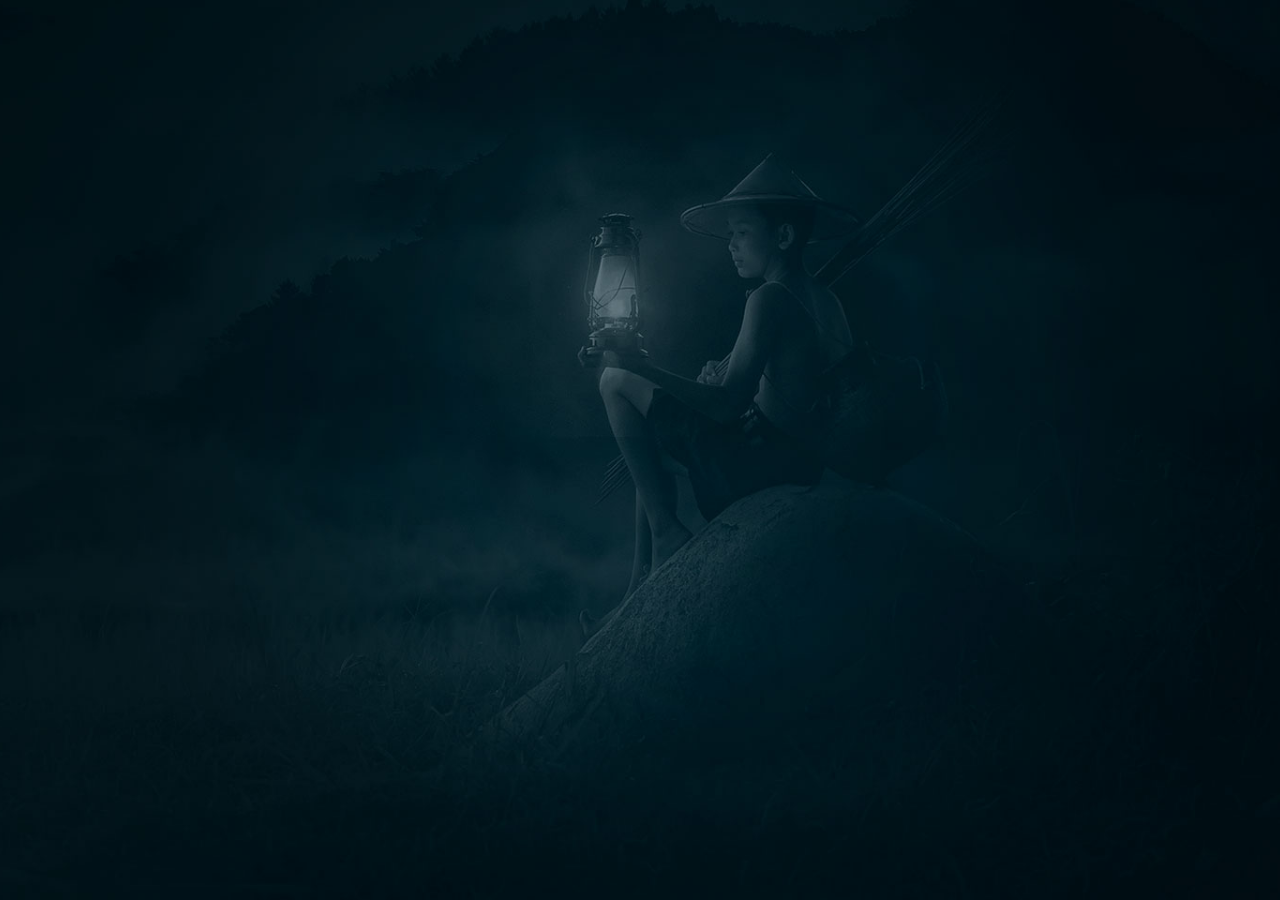
<file: index.html>
<!DOCTYPE html>
<html lang="ru">
<head>
  <meta charset="utf-8">
  <title>Добро пожаловать!</title>
  <meta nane="viewport" content="width=device-width, initial-scale=1, shrink-to-fit=no">
  <link href="https://fonts.googleapis.com/css2?family=Open+Sans:wght@300;400;600;700&display=swap" rel="stylesheet">
  <link rel="stylesheet" href="./css/normalize.css">
  <link rel="stylesheet" href="./css/main.css">
</head>
<body>
  <div class="wrapper homepage-wrapper">
    <main class="maincontent">
      <section class="hello">
        <div class="container hello__container">
          <div class="hello__content">
            <div class="hello__header">
              <img src="./img/hellologo.png" alt="logo airasia" class="hello__logo">
              <div class="hello__text">Открой для себя Азию</div>
            </div>
            <a href="./homepage.html" class="button hello__button">Войти</a>
          </div>
        </div>
      </section>
    </main>
  </div>
</body>
</html>
</file>
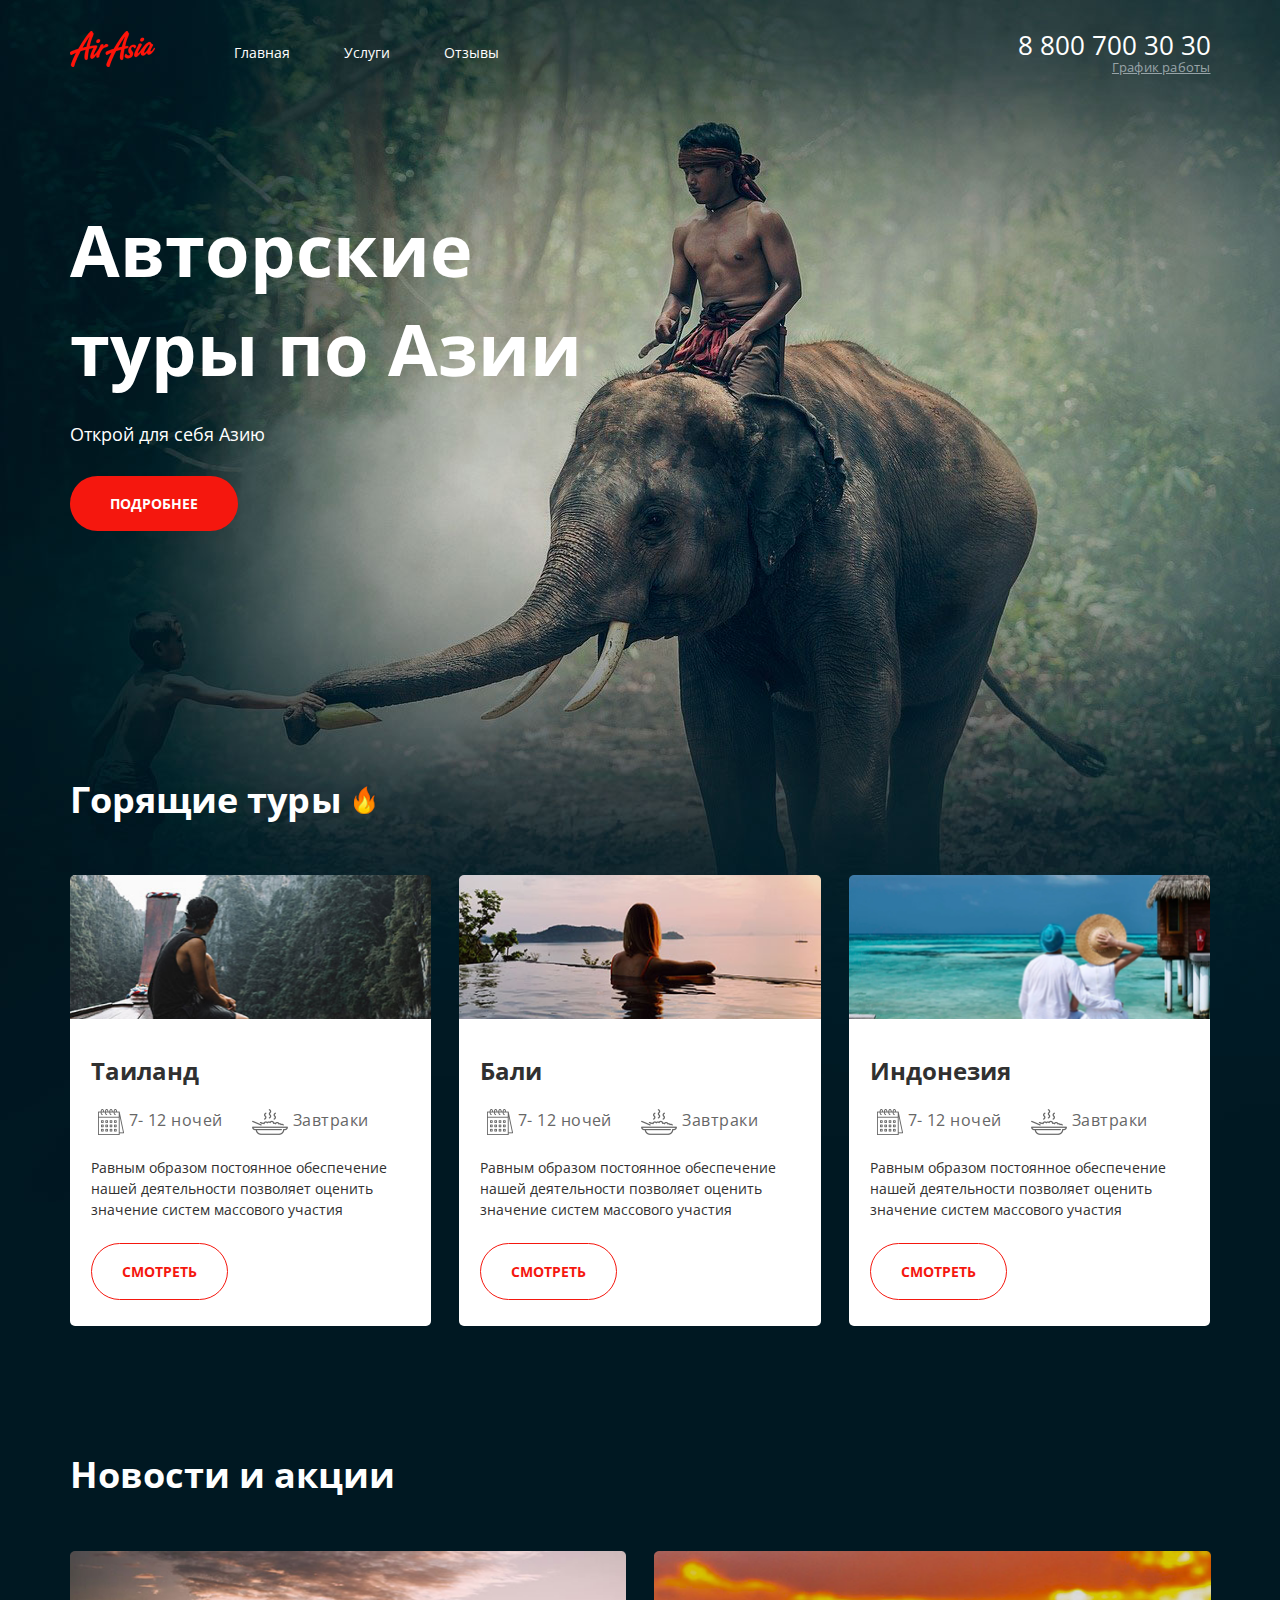
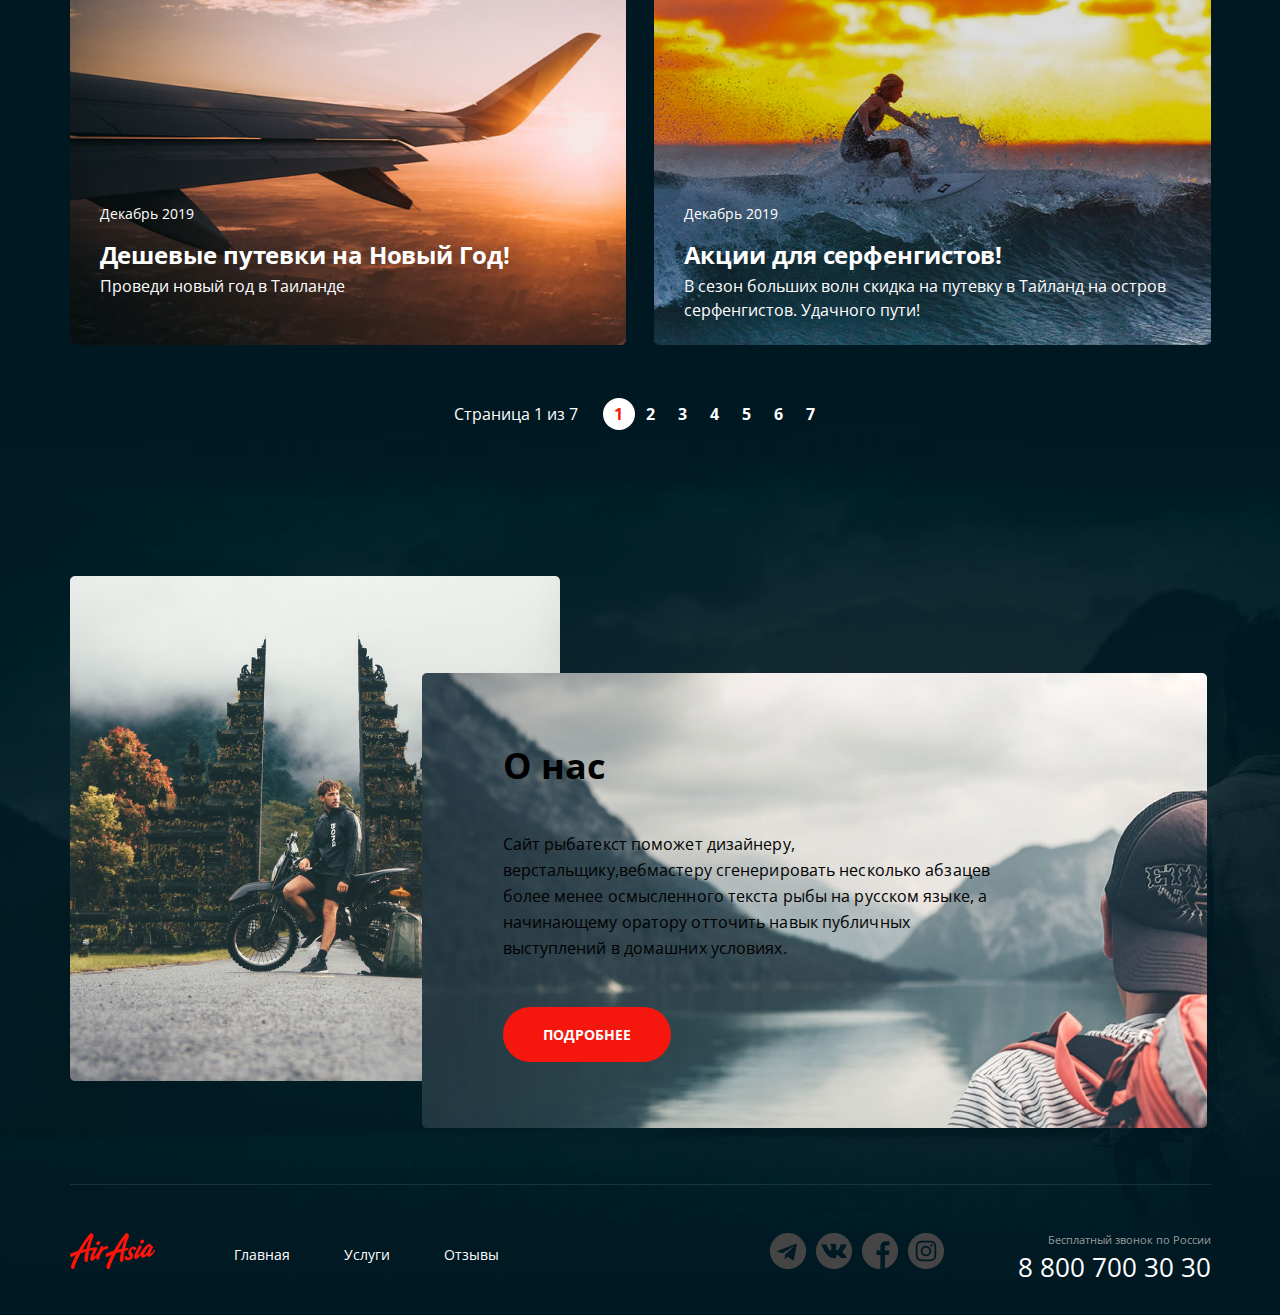
<file: homepage.html>
<!DOCTYPE html>
<html lang="ru">
  <head>
    <meta charset="utf-8">
    <title>Главная</title>
    <meta nane="viewport" content="width=device-width, initial-scale=1, shrink-to-fit=no">
    <link href="https://fonts.googleapis.com/css2?family=Open+Sans:wght@300;400;600;700&display=swap" rel="stylesheet">
    <link rel="stylesheet" href="./css/normalize.css">
    <link rel="stylesheet" href="./css/main.css">
  </head>
  <body>
    <div class="wrapper home-wrapper">
      <div class="wrapper__content">
        <header class="header">
          <div class="container header__container">
            <a href="./homepage.html" class="logo"><img src="./img/airasialogo.png" alt="logo air asia" class="logo__img"></a>
            <nav class="menu">
              <ul class="menu__list menu__list--more">
                <li class="menu__item"><a href="./homepage.html" class="menu__link">Главная</a></li>
                <li class="menu__item"><a href="./services.html" class="menu__link">Услуги</a></li>
                <li class="menu__item"><a href="./reviews.html" class="menu__link">Отзывы</a></li>
              </ul>
            </nav>
            <address class="contacts">
              <a href="tel:+78007003030" class="contacts__phone">8 800 700 30 30</a>
              <div class="dropdown">
                <a href="#" class="contacts__workhours">График работы</a>
                <div class="dropdown__menu">
                  <ul class="dropdown__list">
                    <li class="dropdown__item">пн-вс: 09:00 - 20:00</li>
                    <li class="dropdown__item">Обед: 14:00-14:30</li>
                  </ul>
                </div>
              </div>
            </address>
          </div>
        </header>
        <main class="maincontent">
          <section class="advert">
            <div class="container advert__container">
              <div class="advert__content">
                <h1 class="advert__title">Авторские туры по Азии</h1>
                <p class="advert__text">Открой для себя Азию</p>
                <a href="#" class="button">Подробнее</a>
              </div>
            </div>
          </section>
          <section class="offers">
            <div class="container offers__container">
              <h2 class="title title--fire">Горящие туры</h2>
                <ul class="offers__list">
                  <li class="offers__item">
                    <img src="./img/headerThai.png" alt="picture tour" class="offers__img">
                    <div class="offers__content">
                      <h3 class="offers__title">Таиланд</h3>
                      <ul class="offers__features">
                        <li class="offers__feature">
                          <img src="./img/calendar.png" alt="calendar" class="offers__icon-calendar">
                          <div class="offers__feature-text">7- 12 ночей</div>
                        </li>
                        <li class="offers__feature">
                          <img src="./img/meal.png" alt="breakfast" class="offers__icon-meal">
                          <div class="offers__feature-text">Завтраки</div>
                        </li>
                      </ul>
                      <p class="offers__text">Равным образом постоянное обеспечение нашей деятельности позволяет оценить значение систем массового участия</p>
                      <a href="#" class="button button--light">Cмотреть</a>
                    </div>
                  </li>
                  <li class="offers__item">
                    <img src="./img/headerBali.png" alt="picture tour" class="offers__img">
                    <div class="offers__content">
                      <h3 class="offers__title">Бали</h3>
                      <ul class="offers__features">
                        <li class="offers__feature">
                          <img src="./img/calendar.png" alt="calendar" class="offers__icon-calendar">
                          <div class="offers__feature-text">7- 12 ночей</div>
                        </li>
                        <li class="offers__feature">
                          <img src="./img/meal.png" alt="breakfast" class="offers__icon-meal">
                          <div class="offers__feature-text">Завтраки</div>
                        </li>
                      </ul>
                      <p class="offers__text">Равным образом постоянное обеспечение нашей деятельности позволяет оценить значение систем массового участия</p>
                      <a href="#" class="button button--light">Cмотреть</a>
                    </div>
                  </li>
                  <li class="offers__item">
                    <img src="./img/headerInd.png" alt="picture tour" class="offers__img">
                    <div class="offers__content">
                      <h3 class="offers__title">Индонезия</h3>
                      <ul class="offers__features">
                        <li class="offers__feature">
                          <img src="./img/calendar.png" alt="calendar" class="offers__icon-calendar">
                          <div class="offers__feature-text">7- 12 ночей</div>
                        </li>
                        <li class="offers__feature">
                          <img src="./img/meal.png" alt="breakfast" class="offers__icon-meal">
                          <div class="offers__feature-text">Завтраки</div>
                        </li>
                      </ul>
                      <p class="offers__text">Равным образом постоянное обеспечение нашей деятельности позволяет оценить значение систем массового участия</p>
                      <a href="#" class="button button--light">Cмотреть</a>
                    </div>
                  </li>
                </ul>
            </div>
          </section>
          <section class="news">
            <div class="container news__container">
              <h2 class="title">Новости и акции</h2>
              <ul class="news__list">
                <li class="news__item">
                  <date class="news__date">Декабрь 2019</date>
                  <div class="news__title">Дешевые путевки на Новый Год!</div>
                  <div class="news__text">Проведи новый год в Таиланде</div>
                </li>
                <li class="news__item">
                  <div class="news__date">Декабрь 2019</div>
                  <div class="news__title">Акции для серфенгистов!</div>
                  <div class="news__text">В сезон больших волн скидка на путевку в Тайланд на остров серфенгистов. Удачного пути!</div>
                </li>
              </ul>
              <div class="pagination news__pagination">
                <div class="pagination__page">Страница 1 из 7</div>
                <ul class="pagination__list">
                  <li class="pagination__item pagination__item--active"><a href="#" class="pagination__link">1</a></li>
                  <li class="pagination__item"><a href="#" class="pagination__link">2</a></li>
                  <li class="pagination__item"><a href="#" class="pagination__link">3</a></li>
                  <li class="pagination__item"><a href="#" class="pagination__link">4</a></li>
                  <li class="pagination__item"><a href="#" class="pagination__link">5</a></li>
                  <li class="pagination__item"><a href="#" class="pagination__link">6</a></li>
                  <li class="pagination__item"><a href="#" class="pagination__link">7</a></li>
                </ul>
              </div>
            </div>
          </section>
          <section class="about">
            <div class="container about__container">
              <img src="./img/abcomp.png" alt="beautiful picture" class="about__img">
              <div class="about__basic">
                <h2 class="title title--dark">О нас</h2>
                <p>Сайт рыбатекст поможет дизайнеру, верстальщику,вебмастеру сгенерировать несколько абзацев более менее осмысленного текста рыбы на русском языке, а начинающему оратору отточить навык публичных выступлений в домашних условиях. </p>
                <a href="#" class="button">Подробнее</a>
            </div>
          </section>
        </main>
      </div>
      <footer class="footer">
        <div class="container footer__container">
          <a href="./homepage.html" class="logo"><img src="./img/airasialogo.png" alt="logo air asia" class="logo__img"></a>
          <nav class="menu">
            <ul class="menu__list menu__list--more">
              <li class="menu__item"><a href="./homepage.html" class="menu__link">Главная</a></li>
              <li class="menu__item"><a href="./services.html" class="menu__link">Услуги</a></li>
              <li class="menu__item"><a href="./reviews.html" class="menu__link">Отзывы</a></li>
            </ul>
          </nav>
          <ul class="socials">
            <li class="socials__item socials__item--telegram"><a href="#" class="socials__link"></a></li>
            <li class="socials__item socials__item--vk"><a href="#" class="socials__link"></a></li>
            <li class="socials__item socials__item--fb"><a href="#" class="socials__link"></a></li>
            <li class="socials__item socials__item--inst"><a href="#" class="socials__link"></a></li>
          </ul>
          <address class="contacts">
            <div class="contacts__text">Бесплатный звонок по России</div>
            <a href="tel:+78007003030" class="contacts__phone">8 800 700 30 30</a>
          </address>
        </div>
      </footer>
    </div>
  </body>
</html>
</file>
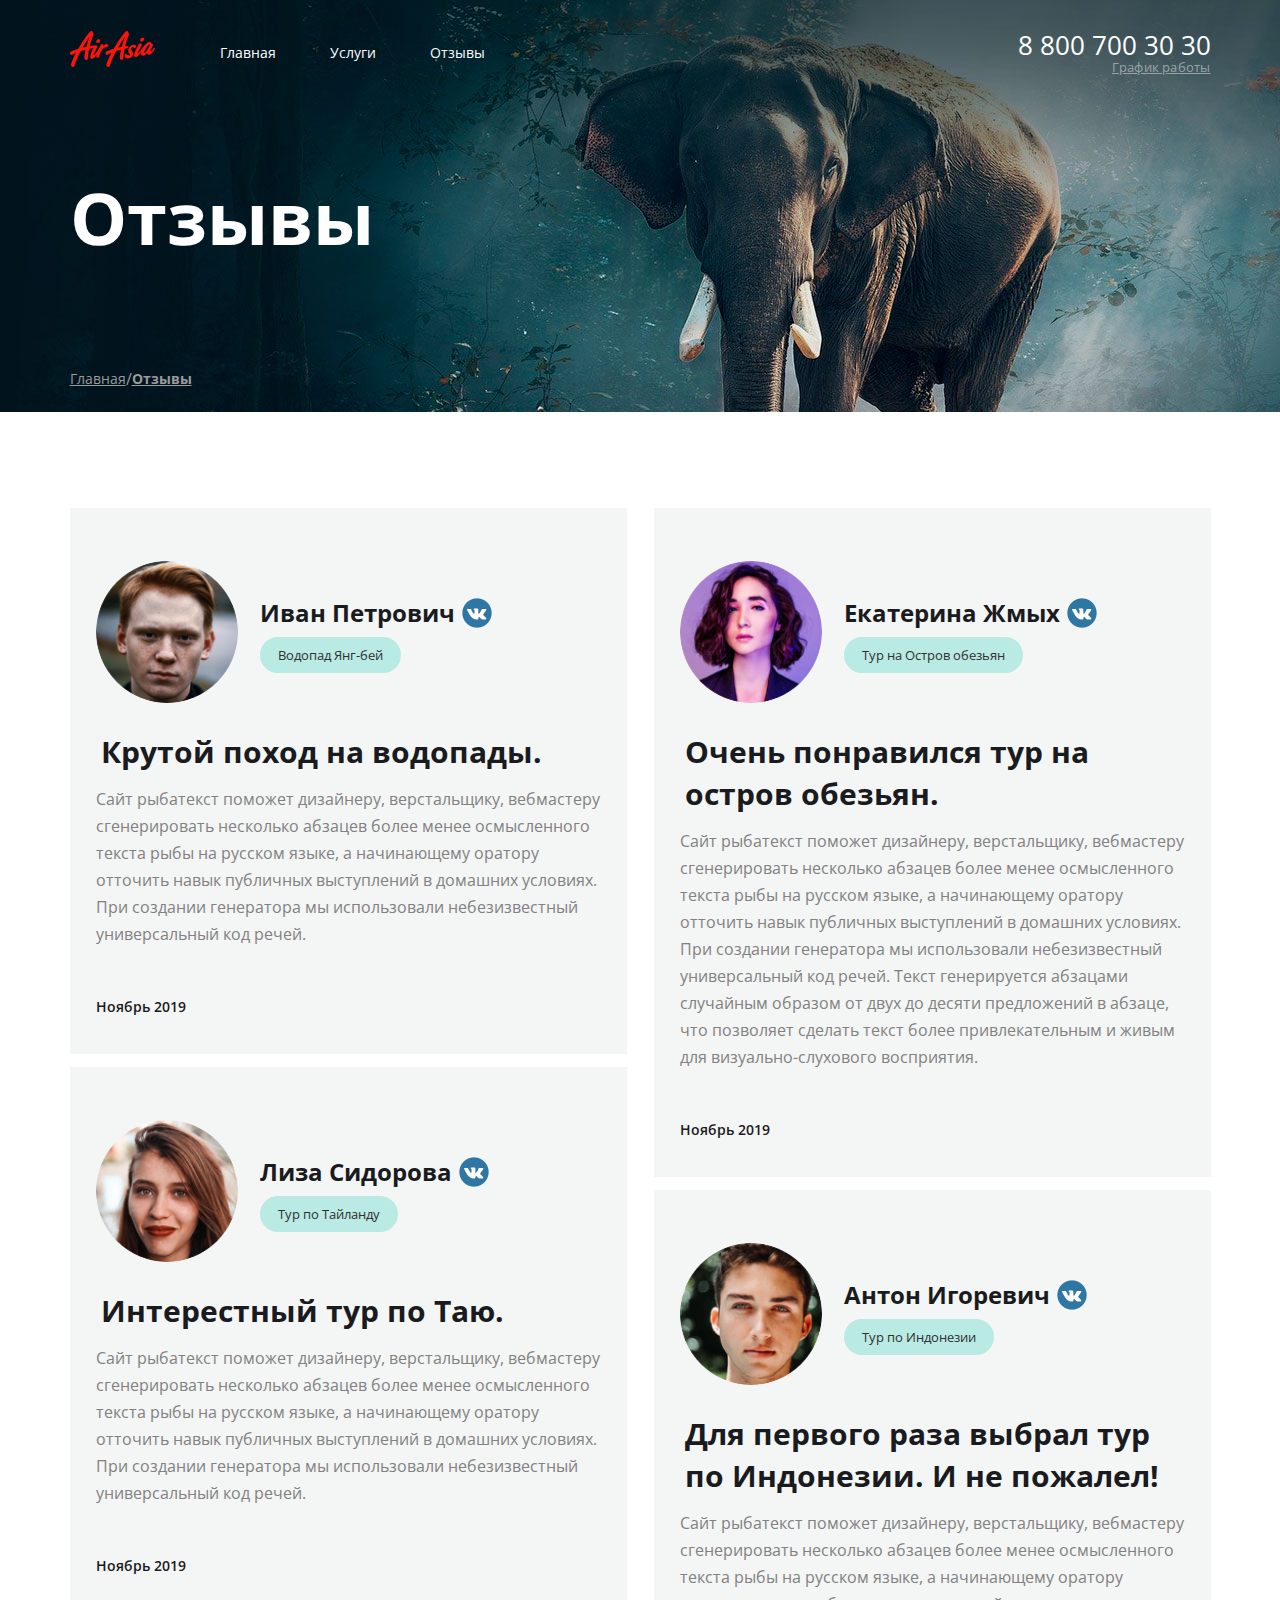
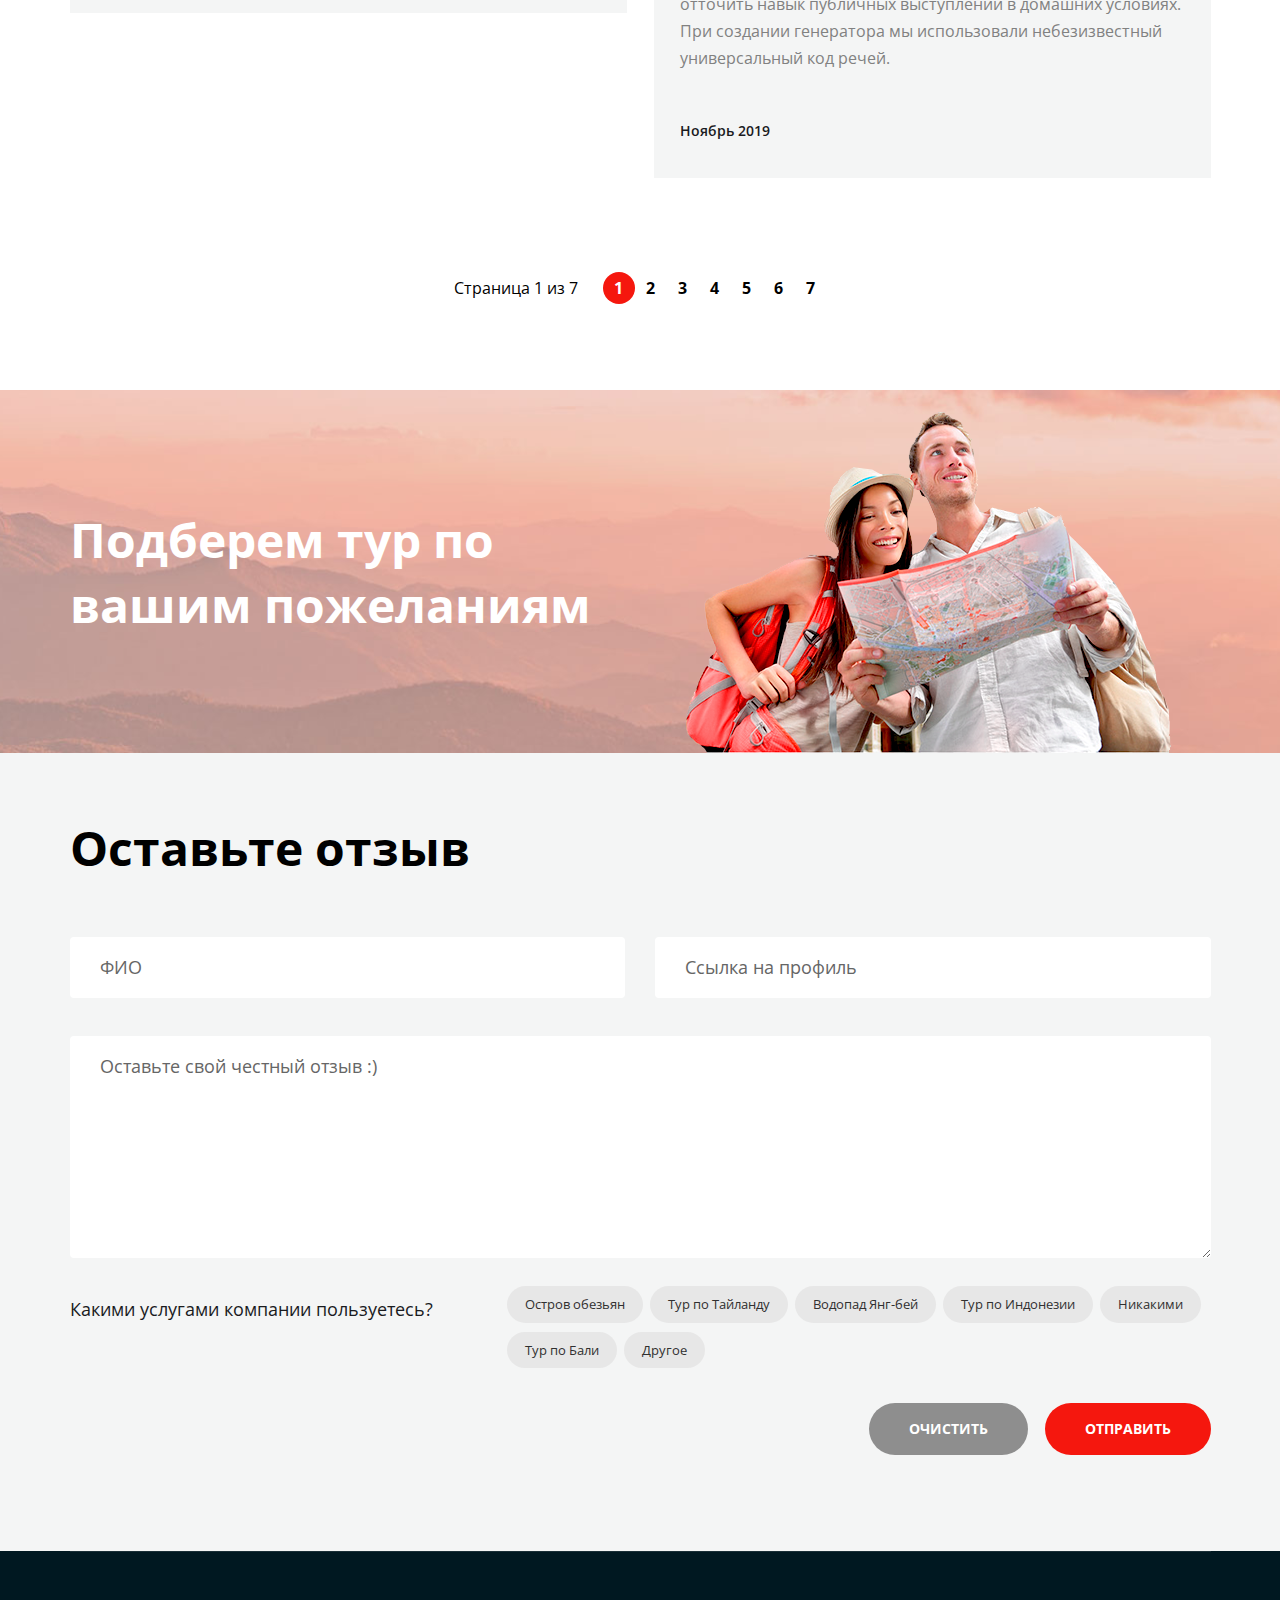
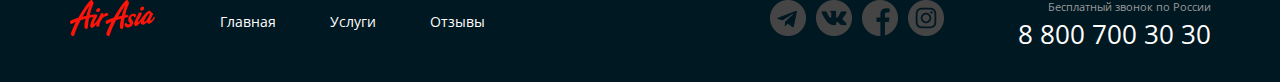
<file: reviews.html>
<!DOCTYPE html>
<html lang="ru">
<head>
  <meta charset="utf-8">
  <title>Отзывы</title>
  <meta nane="viewport" content="width=device-width, initial-scale=1, shrink-to-fit=no">
  <link href="https://fonts.googleapis.com/css2?family=Open+Sans:wght@300;400;600;700&display=swap" rel="stylesheet">
  <link rel="stylesheet" href="./css/normalize.css">
  <link rel="stylesheet" href="./css/main.css">
</head>
<body>
  <div class="wrapper">
    <div class="wrapper__content">
      <section class="top-line">
        <header class="header">
          <div class="container header__container">
            <a href="./homepage.html" class="logo"><img src="./img/airasialogo.png" alt="logo air asia" class="logo__img"></a>
            <nav class="menu">
              <ul class="menu__list menu__list--less">
                <li class="menu__item"><a href="./homepage.html" class="menu__link">Главная</a></li>
                <li class="menu__item"><a href="./services.html" class="menu__link">Услуги</a></li>
                <li class="menu__item"><a href="./reviews.html" class="menu__link">Отзывы</a></li>
              </ul>
            </nav>
            <address class="contacts">
              <a href="tel:+78007003030" class="contacts__phone">8 800 700 30 30</a>
              <div class="dropdown">
                <a href="#" class="contacts__workhours">График работы</a>
                <div class="dropdown__menu">
                  <ul class="dropdown__list">
                    <li class="dropdown__item">пн-вс: 09:00 - 20:00</li>
                    <li class="dropdown__item">Обед: 14:00-14:30</li>
                  </ul>
                </div>
              </div>
            </address>
        </header>
        <div class="container top-line__container">
          <h1 class="top-line__title">Отзывы</h1>
          <nav class="breadcumbs top-line__breadcrumbs">
            <ul class="breadcumbs__list">
              <li class="breadcumbs__item "><a href="./index.html" class="breadcumbs__link">Главная</a></li>
              <li class="breadcumbs__item breadcumbs__item--active"><a href="./reviews.html" class="breadcumbs__link">Отзывы</a></li>
            </ul>
          </nav>
        </div>
      </section>
      <main class="maincontent">
        <section class="reviews">
          <div class="container reviews__container">
            <ul class="reviews__list">
              <li class="reviews__item review">
                <div class="review__header">
                  <img src="./img/ivpetr.png" alt="avatar" class="avatar"></a>
                  <div class="user">
                    <div class="user__name"><a href="#" class="review__link">Иван Петрович</a></div>
                    <div class="tag tag--active">Водопад Янг-бей</div>
                  </div>
                </div>
                <div class="review__content">
                  <div class="review__title">Крутой поход на водопады.</div>
                  <div class="review__text"><p>Сайт рыбатекст поможет дизайнеру, верстальщику, вебмастеру сгенерировать несколько абзацев более менее осмысленного текста рыбы на русском языке, а начинающему оратору отточить навык публичных выступлений в домашних условиях. При создании генератора мы использовали небезизвестный универсальный код речей.</p></div>
                </div>
                <div class="review__date">Ноябрь 2019</div>
              </li>
              <li class="reviews__item review">
                <div class="review__header">
                  <img src="./img/lizsid.png" alt="avatar" class="avatar"></a>
                  <div class="user">
                    <div class="user__name"><a href="#" class="review__link">Лиза Сидорова</a></div>
                    <div class="tag tag--active">Тур по Тайланду</div>
                  </div>
                </div>
                <div class="review__content">
                  <div class="review__title">Интерестный тур по Таю.</div>
                  <div class="review__text"><p>Сайт рыбатекст поможет дизайнеру, верстальщику, вебмастеру сгенерировать несколько абзацев более менее осмысленного текста рыбы на русском языке, а начинающему оратору отточить навык публичных выступлений в домашних условиях. При создании генератора мы использовали небезизвестный универсальный код речей.</p></div>
                </div>
                <div class="review__date">Ноябрь 2019</div>
              </li>
              <li class="reviews__item review">
                <div class="review__header">
                  <img src="./img/ekjm.png" alt="avatar" class="avatar"></a>
                  <div class="user">
                    <div class="user__name"><a href="#" class="review__link">Екатерина Жмых</a></div>
                    <div class="tag tag--active">Тур на Остров обезьян</div>
                  </div>
                </div>
                <div class="review__content">
                  <div class="review__title">Очень понравился тур на остров обезьян.</div>
                  <div class="review__text"><p>Сайт рыбатекст поможет дизайнеру, верстальщику, вебмастеру сгенерировать несколько абзацев более менее осмысленного текста рыбы на русском языке, а начинающему оратору отточить навык публичных выступлений в домашних условиях. При создании генератора мы использовали небезизвестный универсальный код речей. Текст генерируется абзацами случайным образом от двух до десяти предложений в абзаце, что позволяет сделать текст более привлекательным и живым для визуально-слухового восприятия.</p></div>
                </div>
                <div class="review__date">Ноябрь 2019</div>
              </li>
              <li class="reviews__item review">
                <div class="review__header">
                  <img src="./img/antigor.png" alt="avatar" class="avatar"></a>
                  <div class="user">
                    <div class="user__name"><a href="#" class="review__link">Антон Игоревич</a></div>
                    <div class="tag tag--active">Тур по Индонезии</div>
                  </div>
                </div>
                <div class="review__content">
                  <div class="review__title">Для первого раза выбрал тур по Индонезии. И не пожалел!</div>
                  <div class="review__text"><p>Сайт рыбатекст поможет дизайнеру, верстальщику, вебмастеру сгенерировать несколько абзацев более менее осмысленного текста рыбы на русском языке, а начинающему оратору отточить навык публичных выступлений в домашних условиях. При создании генератора мы использовали небезизвестный универсальный код речей.</p></div>
                </div>
                <div class="review__date">Ноябрь 2019</div>
              </li>
            </ul>
            <div class="pagination sights__pagination">
              <div class="pagination__page">Страница 1 из 7</div>
              <ul class="pagination__list">
                <li class="pagination__item pagination__item--active pagination__item--active--red"><a href="#" class="pagination__link pagination__link--bg-red">1</a></li>
                <li class="pagination__item"><a href="#" class="pagination__link pagination__link--bg-red">2</a></li>
                <li class="pagination__item"><a href="#" class="pagination__link pagination__link--bg-red">3</a></li>
                <li class="pagination__item"><a href="#" class="pagination__link pagination__link--bg-red">4</a></li>
                <li class="pagination__item"><a href="#" class="pagination__link pagination__link--bg-red">5</a></li>
                <li class="pagination__item"><a href="#" class="pagination__link pagination__link--bg-red">6</a></li>
                <li class="pagination__item"><a href="#" class="pagination__link pagination__link--bg-red">7</a></li>
              </ul>
            </div>
          </div>
        </section>
        <section class="separate">
          <div class="container separate__container">
            <div class="separate__content">
              <div class="separate__title">Подберем тур по вашим пожеланиям</div>
              <img src="./img/sepchild.png" alt="img people" class="separate__photo">
            </div>
          </div>
        </section>
        <section class="formsection">
          <div class="container formsection__container">
            <h2 class="title title--dark title--fz48">Оставьте отзыв</h2>
            <form action="https://shultais.education/form" method="post" class="form" target="_blank">
              <div class="form__row">
                <input name="name" type="text" placeholder="ФИО" class="form__input">
                <input name="link" type="text" placeholder="Ссылка на профиль" class="form__input">
              </div>
              <div class="form__row">
                <textarea placeholder="Оставьте свой честный отзыв :)" name="text" id="" cols="30" rows="10" class="form__input form__input--textarea"></textarea>
              </div>
              <div class="form__tags">
                <div class="form__title-tags">Какими услугами компании пользуетесь?</div>
                <ul class="tags">
                  <li class="tags__item">
                    <label class="tags__elem">
                      <input type="checkbox" class="tags__checkbox" name="
                      monkey">
                      <div class="tag tags__tag">Остров обезьян</div>
                    </label>
                  </li>
                  <li class="tags__item">
                    <label class="tags__elem">
                      <input type="checkbox" class="tags__checkbox" name="thai">
                      <div class="tag tags__tag">Тур по Тайланду</div>
                    </label>
                  </li>
                  <li class="tags__item">
                    <label class="tags__elem">
                      <input type="checkbox" class="tags__checkbox" name="waterfall">
                      <div class="tag tags__tag">Водопад Янг-бей</div>
                    </label>
                  </li>
                  <li class="tags__item">
                    <label class="tags__elem">
                      <input type="checkbox" class="tags__checkbox" name="indon">
                      <div class="tag tags__tag">Тур по Индонезии</div>
                    </label>
                  </li>
                  <li class="tags__item">
                    <label class="tags__elem">
                      <input type="checkbox" class="tags__checkbox" name="none">
                      <div class="tag tags__tag">Никакими</div>
                    </label>
                  </li>
                  <li class="tags__item">
                    <label class="tags__elem">
                      <input type="checkbox" class="tags__checkbox" name="Bali">
                      <div class="tag tags__tag">Тур по Бали</div>
                    </label>
                  </li>
                  <li class="tags__item">
                    <label class="tags__elem">
                      <input type="checkbox" class="tags__checkbox" name="other">
                      <div class="tag tags__tag">Другое</div>
                    </label>
                  </li>
                </ul>
              </div>
              <ul class="form__buttons">
                <li class="form__button">
                  <button type="reset" class="button button--reset">Очистить</button>
                </li>
                <li class="form__button">
                  <button type="submit" class="button button--send" value="send">Отправить</button>
                </li>
              </ul>
            </form>
          </div>
        </section>
      </main>
    </div>
    <footer class="footer footer--bg">
        <div class="container footer__container">
          <a href="./homepage.html" class="logo logo--big"><img src="./img/airasialogo.png" alt="logo air asia" class="logo__img"></a>
          <nav class="menu">
            <ul class="menu__list menu__list--less">
              <li class="menu__item"><a href="./homepage.html" class="menu__link">Главная</a></li>
              <li class="menu__item"><a href="./services.html" class="menu__link">Услуги</a></li>
              <li class="menu__item"><a href="./reviews.html" class="menu__link">Отзывы</a></li>
            </ul>
          </nav>
          <ul class="socials">
            <li class="socials__item socials__item--telegram"><a href="#" class="socials__link"></a></li>
            <li class="socials__item socials__item--vk"><a href="#" class="socials__link"></a></li>
            <li class="socials__item socials__item--fb"><a href="#" class="socials__link"></a></li>
            <li class="socials__item socials__item--inst"><a href="#" class="socials__link"></a></li>
          </ul>
          <address class="contacts">
            <div class="contacts__text">Бесплатный звонок по России</div>
            <a href="tel:+78007003030" class="contacts__phone">8 800 700 30 30</a>
          </address>
        </div>
    </footer>
  </div>
</body>
</html>
</file>
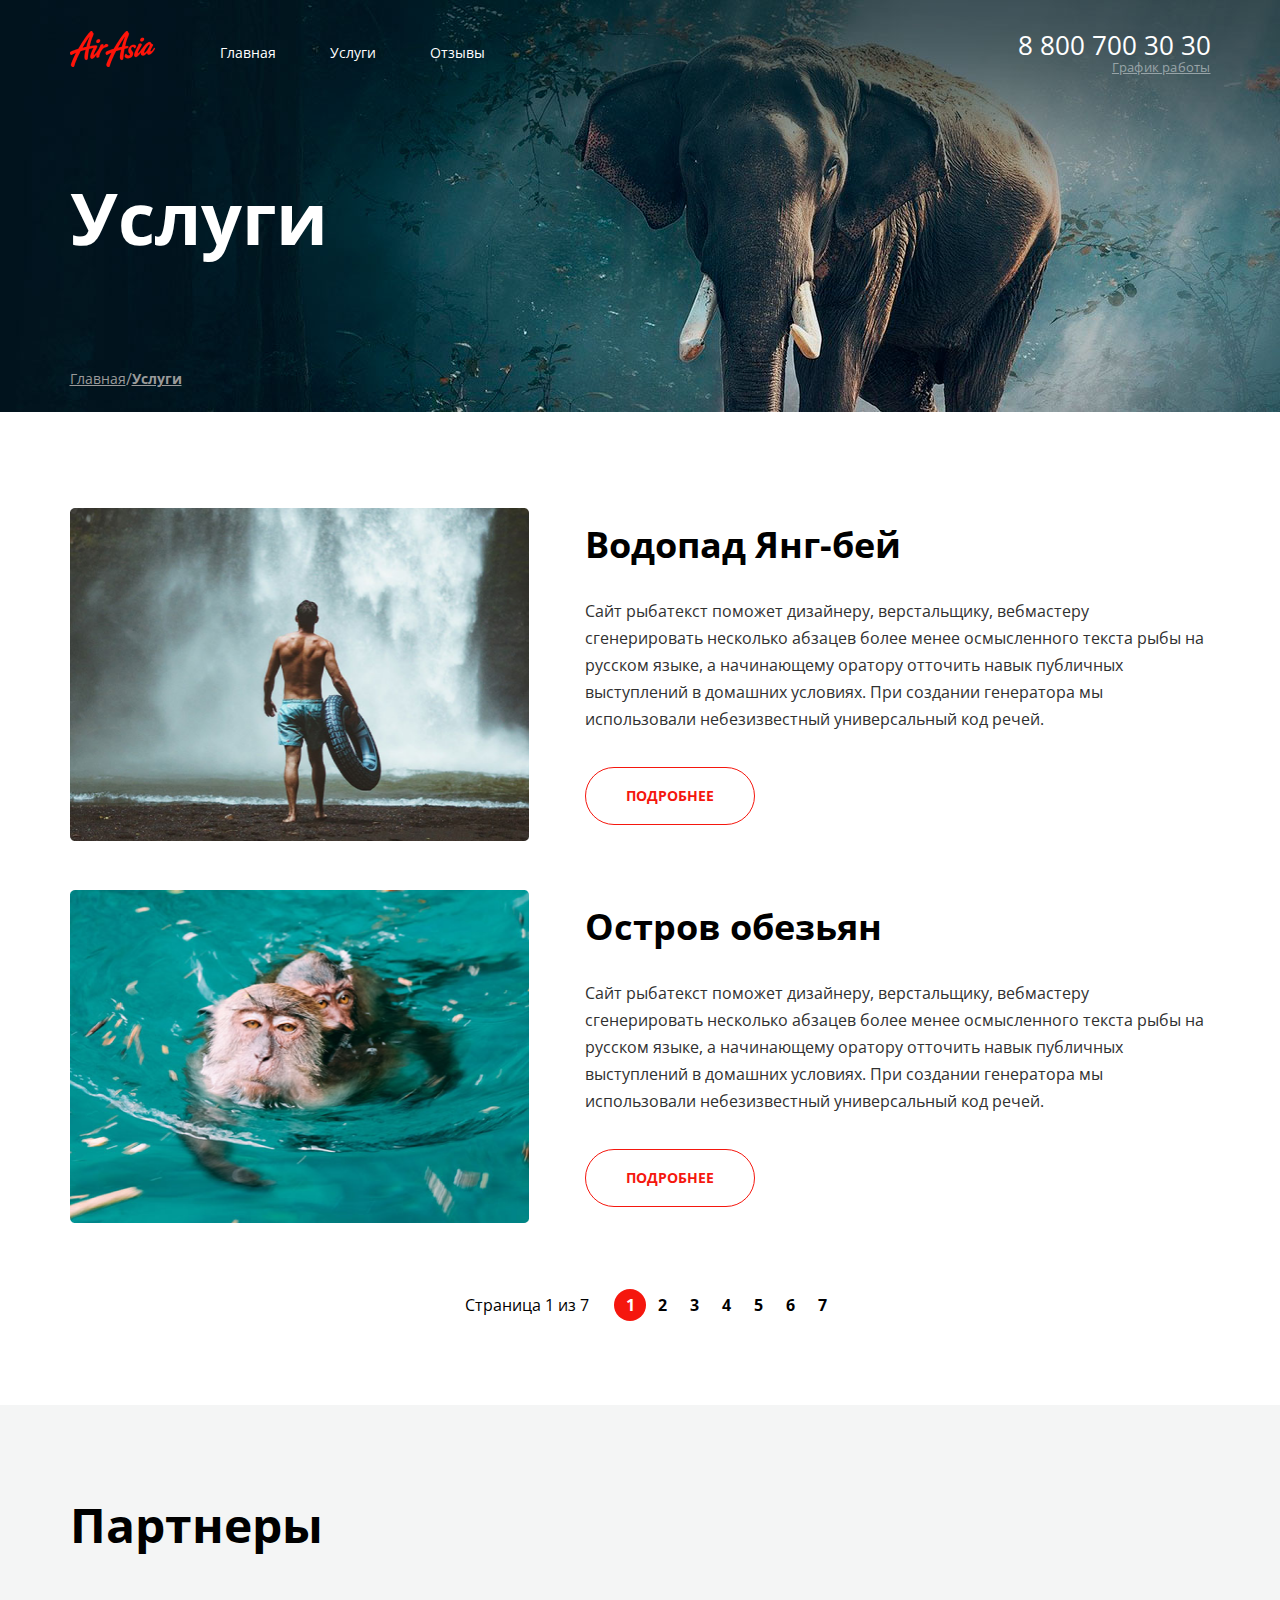
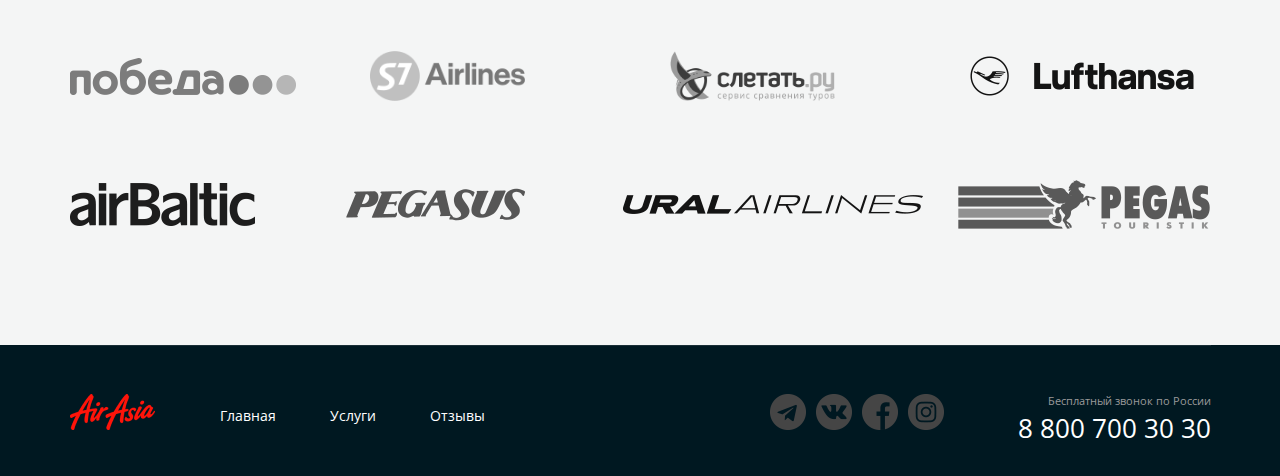
<file: services.html>
<!DOCTYPE html>
<html lang="ru">
<head>
  <meta charset="utf-8">
  <title>Услуги</title>
  <meta nane="viewport" content="width=device-width, initial-scale=1, shrink-to-fit=no">
  <link href="https://fonts.googleapis.com/css2?family=Open+Sans:wght@300;400;600;700&display=swap" rel="stylesheet">
  <link rel="stylesheet" href="./css/normalize.css">
  <link rel="stylesheet" href="./css/main.css">
</head>
<body>
  <div class="wrapper">
    <div class="wrapper__content">
      <section class="top-line">
        <header class="header">
          <div class="container header__container">
            <a href="./homepage.html" class="logo"><img src="./img/airasialogo.png" alt="logo air asia" class="logo__img"></a>
            <nav class="menu">
              <ul class="menu__list menu__list--less">
                <li class="menu__item"><a href="./homepage.html" class="menu__link">Главная</a></li>
                <li class="menu__item"><a href="./services.html" class="menu__link">Услуги</a></li>
                <li class="menu__item"><a href="./reviews.html" class="menu__link">Отзывы</a></li>
              </ul>
            </nav>
            <address class="contacts">
              <a href="tel:+78007003030" class="contacts__phone">8 800 700 30 30</a>
              <div class="dropdown">
                <a href="#" class="contacts__workhours">График работы</a>
                <div class="dropdown__menu">
                  <ul class="dropdown__list">
                    <li class="dropdown__item">пн-вс: 09:00 - 20:00</li>
                    <li class="dropdown__item">Обед: 14:00-14:30</li>
                  </ul>
                </div>
              </div>
            </address>
        </header>
        <div class="container top-line__container">
          <h1 class="top-line__title">Услуги</h1>
          <nav class="breadcumbs top-line__breadcrumbs">
            <ul class="breadcumbs__list">
              <li class="breadcumbs__item "><a href="./index.html" class="breadcumbs__link">Главная</a></li>
              <li class="breadcumbs__item breadcumbs__item--active"><a href="./services.html" class="breadcumbs__link">Услуги</a></li>
            </ul>
          </nav>
        </div>
      </section>
      <main class="maincontent">
        <section class="sights">
          <div class="container sights__container">
            <ul class="sights__list">
              <li class="sights__item">
                <img src="./img/waterfall.png" alt="waterfall img" class="sights__img">
                <div class="sights__content">
                  <h2 class="title  title--dark">Водопад Янг-бей</h2>
                  <p>Сайт рыбатекст поможет дизайнеру, верстальщику, вебмастеру сгенерировать несколько абзацев более менее осмысленного текста рыбы на русском языке, а начинающему оратору отточить навык публичных выступлений в домашних условиях. При создании генератора мы использовали небезизвестный универсальный код речей.</p>
                  <a href="#" class="button button--light button--more">Подробнее</a>
                </div>
              </li>
              <li class="sights__item">
                <img src="./img/monkeys.png" alt="monkeys img" class="sights__img">
                <div class="sights__content">
                  <h2 class="title  title--dark">Остров обезьян</h2>
                  <p>Сайт рыбатекст поможет дизайнеру, верстальщику, вебмастеру сгенерировать несколько абзацев более менее осмысленного текста рыбы на русском языке, а начинающему оратору отточить навык публичных выступлений в домашних условиях. При создании генератора мы использовали небезизвестный универсальный код речей.</p>
                  <a href="#" class="button button--light button--more">Подробнее</a>
                </div>
              </li>
            </ul>
            <div class="pagination sights__pagination">
              <div class="pagination__page pagination__page--ml">Страница 1 из 7</div>
              <ul class="pagination__list">
                <li class="pagination__item pagination__item--active pagination__item--active--red"><a href="#" class="pagination__link pagination__link--bg-red">1</a></li>
                <li class="pagination__item"><a href="#" class="pagination__link pagination__link--bg-red">2</a></li>
                <li class="pagination__item"><a href="#" class="pagination__link pagination__link--bg-red">3</a></li>
                <li class="pagination__item"><a href="#" class="pagination__link pagination__link--bg-red">4</a></li>
                <li class="pagination__item"><a href="#" class="pagination__link pagination__link--bg-red">5</a></li>
                <li class="pagination__item"><a href="#" class="pagination__link pagination__link--bg-red">6</a></li>
                <li class="pagination__item"><a href="#" class="pagination__link pagination__link--bg-red">7</a></li>
              </ul>
            </div>
          </div>
        </section>
        <section class="partners partners--bg--grey">
          <div class="container partners__container">
            <h3 class="title title--dark">Партнеры</h3>
            <ul class="partners__list">
              <li class="partners__item"><a class="partners__link"><img src="./img/pobeda.png" alt="pobeda logo" class="partners__logo"></a></li>
              <li class="partners__item"><a class="partners__link"><img src="./img/s7.png" alt="s7 logo" class="partners__logo"></a></li>
              <li class="partners__item"><a class="partners__link"><img src="./img/lets-fly.png" alt="fly logo" class="partners__logo"></a></li>
              <li class="partners__item"><a class="partners__link"><img src="./img/lufthansa.png" alt="lufthansa logo" class="partners__logo"></a></li>
              <li class="partners__item"><a class="partners__link"><img src="./img/airbaltic.png" alt="airbaltic logo" class="partners__logo"></a></li>
              <li class="partners__item"><a class="partners__link"><img src="./img/pegasus.png" alt="pegasus logo" class="partners__logo"></a></li>
              <li class="partners__item"><a class="partners__link"><img src="./img/ural.png" alt="ural logo" class="partners__logo"></a></li>
              <li class="partners__item"><a class="partners__link"><img src="./img/pegas.png" alt="pegas logo" class="partners__logo"></a></li>
            </ul>
          </div>
        </section>
      </main>
    </div>
    <footer class="footer footer--bg">
      <div class="container footer__container">
        <a href="./homepage.html" class="logo logo--big"><img src="./img/airasialogo.png" alt="logo air asia" class="logo__img"></a>
        <nav class="menu">
          <ul class="menu__list menu__list--less">
            <li class="menu__item"><a href="./homepage.html" class="menu__link">Главная</a></li>
            <li class="menu__item"><a href="./services.html" class="menu__link">Услуги</a></li>
            <li class="menu__item"><a href="./reviews.html" class="menu__link">Отзывы</a></li>
          </ul>
        </nav>
        <ul class="socials">
          <li class="socials__item socials__item--telegram"><a href="#" class="socials__link"></a></li>
          <li class="socials__item socials__item--vk"><a href="#" class="socials__link"></a></li>
          <li class="socials__item socials__item--fb"><a href="#" class="socials__link"></a></li>
          <li class="socials__item socials__item--inst"><a href="#" class="socials__link"></a></li>
        </ul>
        <address class="contacts">
          <div class="contacts__text">Бесплатный звонок по России</div>
          <a href="tel:+78007003030" class="contacts__phone">8 800 700 30 30</a>
        </address>
      </div>
    </footer>
  </div>
</body>
</html>
</file>
<file: css/main.css>
@import url(./basic.css);
@import url(./header.css);
@import url(./advert.css);
@import url(./offers.css);
@import url(./news.css);
@import url(./about.css);
@import url(./footer.css);
@import url(./topline.css);
@import url(./sights.css);
@import url(./partners.css);
@import url(./homepage.css);
@import url(./hello.css);
@import url(./reviews.css);
@import url(./separate.css);
@import url(./formsection.css);
</file>
